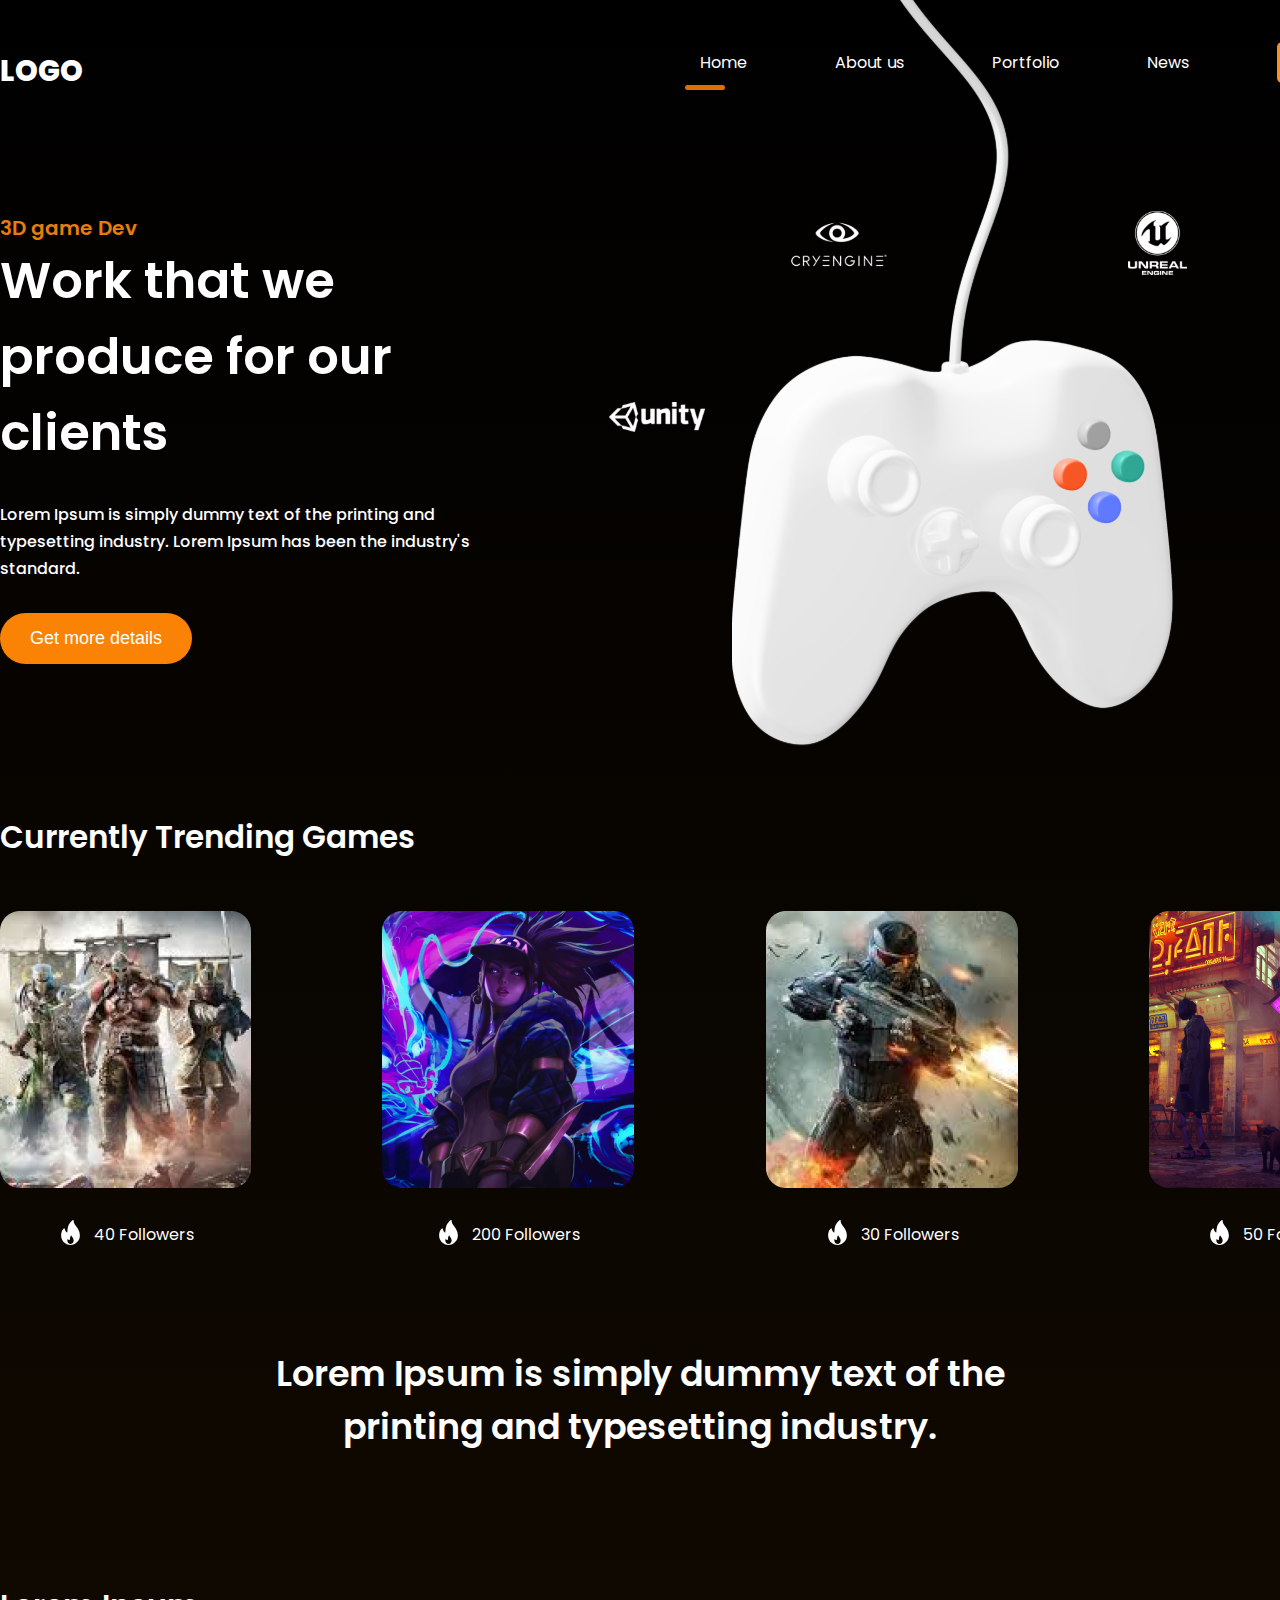
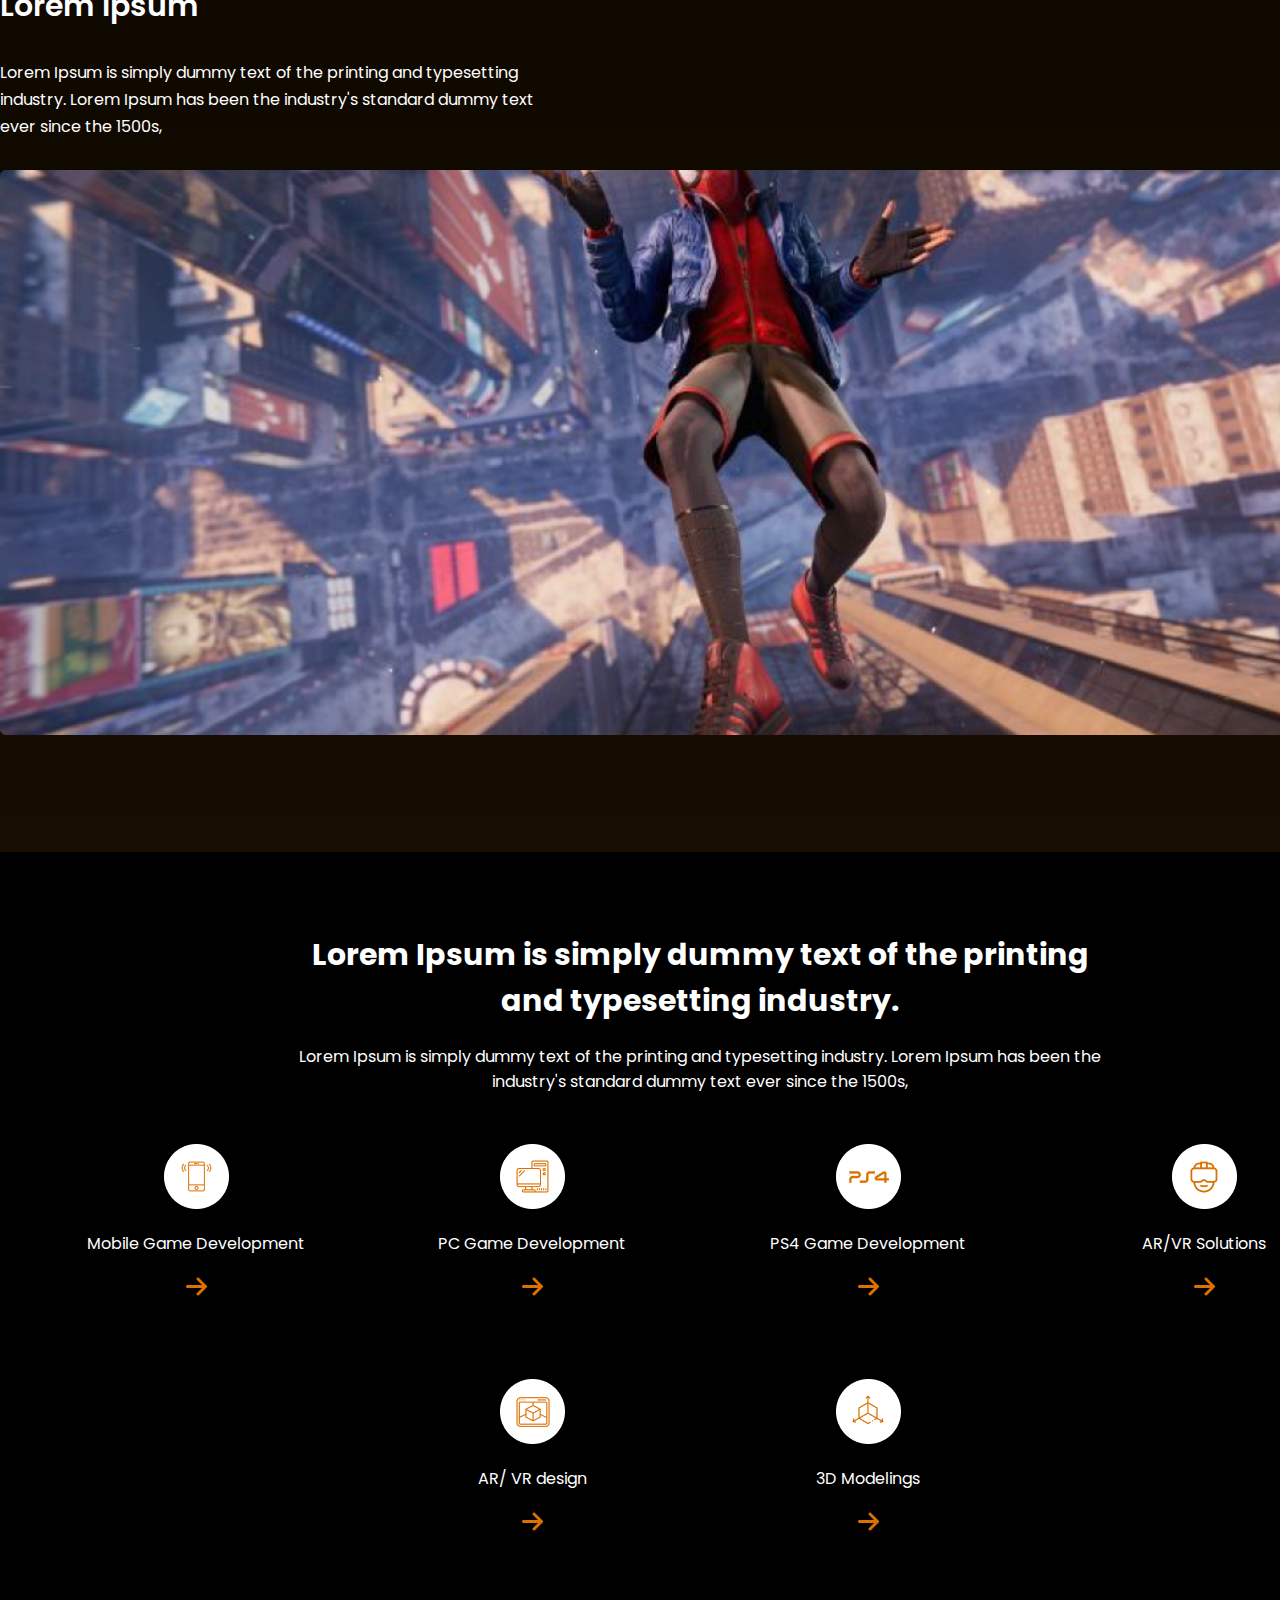
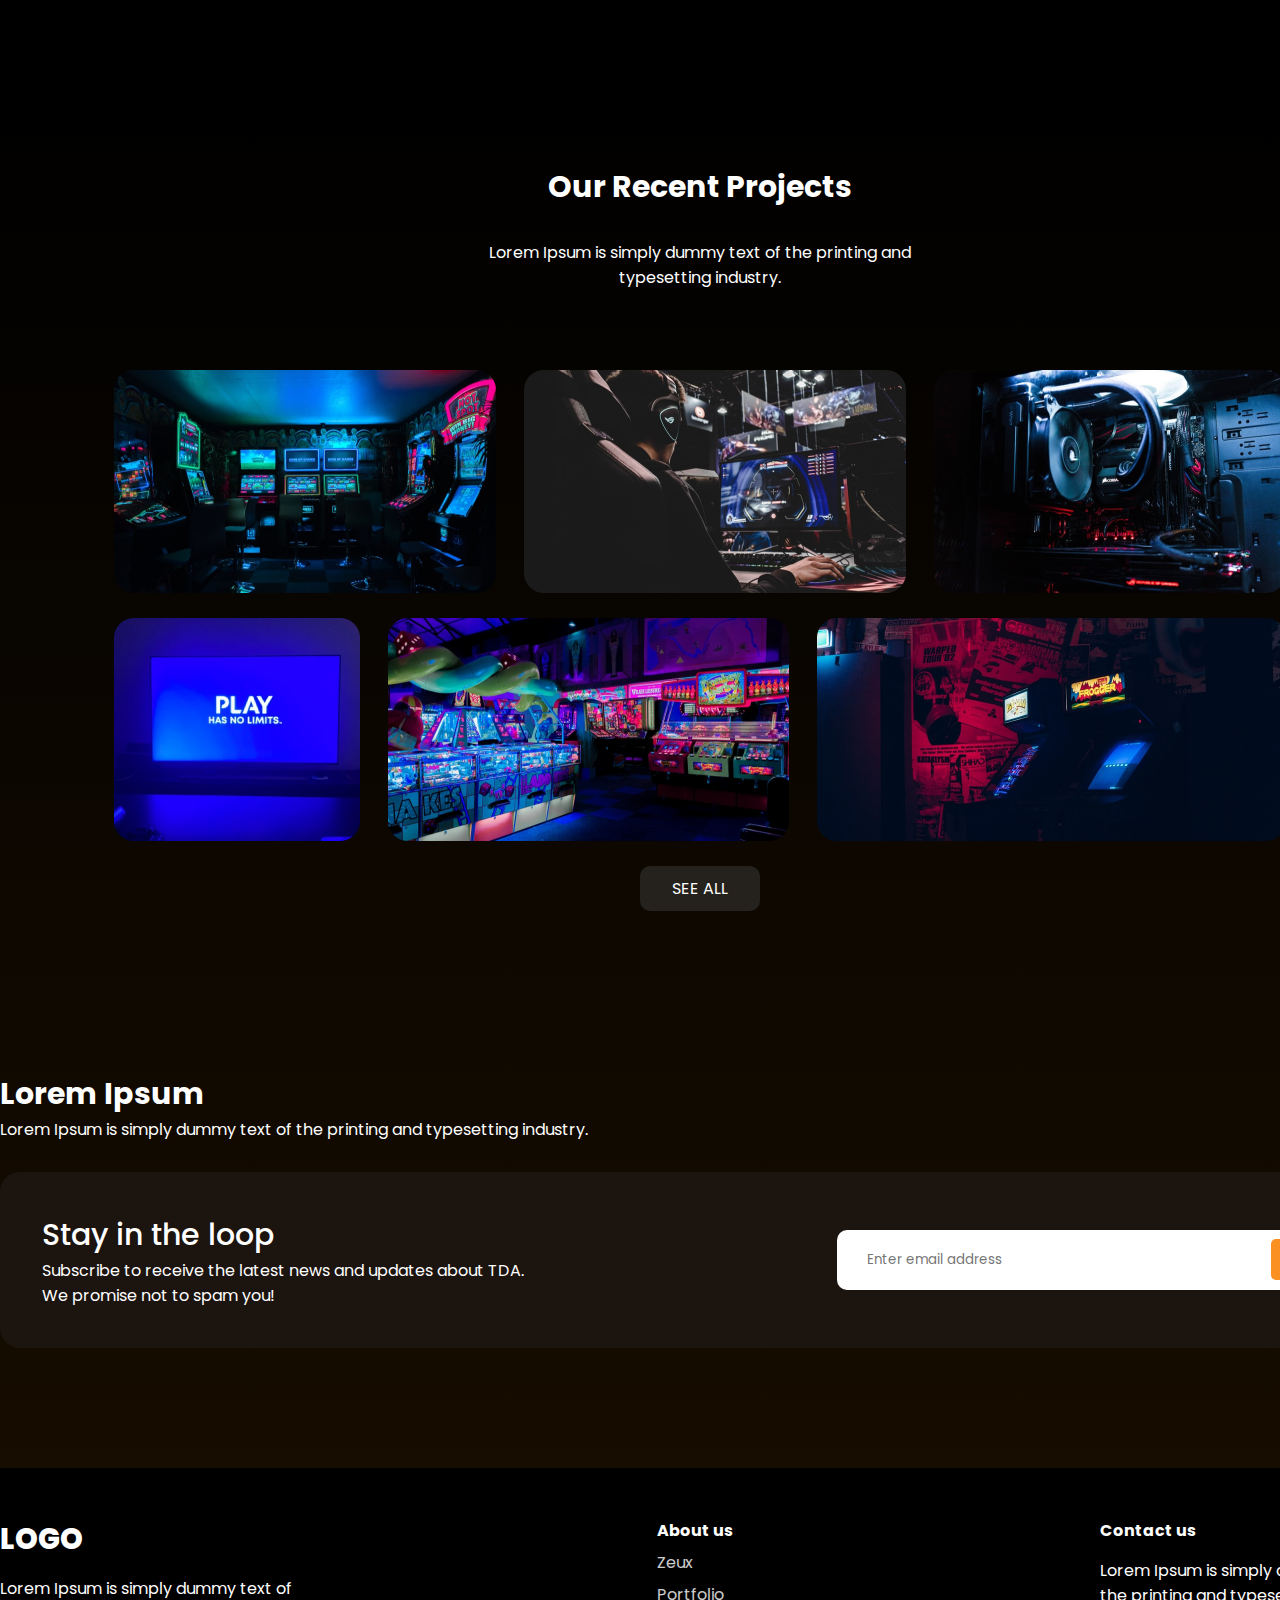
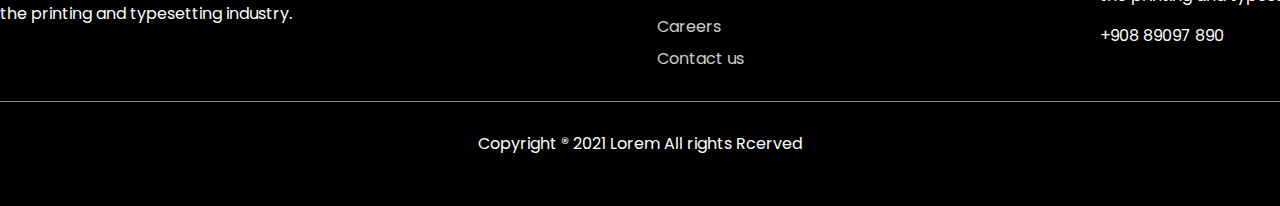
<file: www1st_site/index.html>
<!DOCTYPE html>
<html lang="en">

<head>
    <meta charset="UTF-8">
    <meta name="viewport" content="width=device-width, initial-scale=1.0">
    <title>Game Website</title>
    <link rel="stylesheet" href="css/main.css">
</head>

<body>
    <div class="wrapper">
        <header class="container">
            <span class="logo">logo</span>
            <nav>
                <ul>
                    <li class="active"><a href="/www1st_site/index.html">Home</a></li>
                    <li><a href="/www1st_site/about.html">About us</a></li>
                    <li><a href="#">Portfolio</a></li>
                    <li><a href="#">News</a></li>
                    <li class="btn"><a href="/www1st_site/contacts.html">Contact us</a></li>
                </ul>
            </nav>
        </header>
        <div class="hero container">
            <div class="hero--info">
                <h2>3D game Dev</h2>
                <h1>Work that we produce for our clients</h1>
                <p>Lorem Ipsum is simply dummy text of the printing and typesetting industry. Lorem Ipsum has been the
                    industry's standard.</p>
                <button class="btn">Get more details</button>
            </div>
            <img src="img/joystick.svg" alt="">
        </div>
        <div class="container trending">
            <a href="#" class="see-all">SEE ALL</a>
            <h3>Currently Trending Games</h3>
            <div class="games">
                <div class="block">
                    <img src="img/game1.png" alt="">
                    <span><img src="img/fire.svg" alt=""> 40 Followers</span>
                </div>
                <div class="block">
                    <img src="img/game2.png" alt="">
                    <span><img src="img/fire.svg" alt=""> 200 Followers</span>
                </div>
                <div class="block">
                    <img src="img/game3.png" alt="">
                    <span><img src="img/fire.svg" alt=""> 30 Followers</span>
                </div>
                <div class="block">
                    <img src="img/game4.png" alt="">
                    <span><img src="img/fire.svg" alt=""> 50 Followers</span>
                </div>
            </div>
        </div>
        <div class="container big-text">
            <p>Lorem Ipsum is simply dummy text of the printing and typesetting industry.</p>
        </div>
        <div class="container banner">
            <h3>Lorem Ipsum</h3>
            <p>Lorem Ipsum is simply dummy text of the printing and typesetting industry. Lorem Ipsum has been the
                industry's standard dummy text ever since the 1500s,</p>
            <img src="img/banner.png" alt="">
        </div>
    </div>
    <div class="features">
        <div class="container">
            <h3>Lorem Ipsum is simply dummy text of the printing and typesetting industry.</h3>
            <p>Lorem Ipsum is simply dummy text of the printing and typesetting industry. Lorem Ipsum has been the
                industry's standard dummy text ever since the 1500s,</p>
            <div class="info">
                <div class="block">
                    <img src="img/feature1.png" alt="">
                    <p>Mobile Game Development</p>
                    <img src="img/arrow.png" alt="">
                </div>
                <div class="block">
                    <img src="img/feature2.png" alt="">
                    <p>PC Game Development</p>
                    <img src="img/arrow.png" alt="">
                </div>
                <div class="block">
                    <img src="img/feature3.png" alt="">
                    <p>PS4 Game Development</p>
                    <img src="img/arrow.png" alt="">
                </div>
                <div class="block">
                    <img src="img/feature4.png" alt="">
                    <p>AR/VR Solutions</p>
                    <img src="img/arrow.png" alt="">
                </div>
                <div class="block">
                    <img src="img/feature5.png" alt="">
                    <p>AR/ VR design</p>
                    <img src="img/arrow.png" alt="">
                </div>
                <div class="block">
                    <img src="img/feature6.png" alt="">
                    <p>3D Modelings</p>
                    <img src="img/arrow.png" alt="">
                </div>
            </div>
        </div>
    </div>
    <div class="wrapper">
        <div class="container projects">
            <h3>Our Recent Projects</h3>
            <p>Lorem Ipsum is simply dummy text of the printing and typesetting industry. </p>
            <div class="images">
                <img src="img/project1.png" alt="">
                <img src="img/project2.png" alt="">
                <img src="img/project3.png" alt="">
            </div>
            <div class="images">
                <img src="img/project4.png" alt="">
                <img src="img/project5.png" alt="">
                <img src="img/project6.png" alt="">
            </div>
            <a href="" class="see-all">SEE ALL </a>
        </div>
        <div class="container email">
            <h3>Lorem Ipsum</h3>
            <p>Lorem Ipsum is simply dummy text of the printing and typesetting industry.</p>
            <div class="block">
                <div>
                    <h4>Stay in the loop</h4>
                    <p>Subscribe to receive the latest news and updates about TDA.
                        We promise not to spam you!</p>
                </div>
                <div>
                    <input type="email" id="emailField" placeholder="Enter email address">
                    <button onclick="checkEmail()">Continue</button>
                </div>
            </div>
        </div>
    </div>
    <footer>
        <div class="blocks container">
            <div>
                <span class="logo">logo</span>
                <p>Lorem Ipsum is simply dummy text of the printing and typesetting industry.</p>
            </div>
            <div>
                <h4>About us</h4>
                <ul>
                    <li>Zeux</li>
                    <li>Portfolio</li>
                    <li>Careers</li>
                    <li>Contact us</li>
                </ul>
            </div>
            <div>
                <h4>Contact us</h4>
                <p>Lorem Ipsum is simply dummy text of the printing and typesetting industry.</p>
                <p>+908 89097 890</p>
            </div>
        </div>
        <hr>
        <p>Copyright ® 2021 Lorem All rights Rcerved</p>
    </footer>
    <script>
        function checkEmail() {
            var email = document.querySelector('#emailField').value;
            var re = /\S+@\S+\.\S+/;
            if (!re.test(email)) alert('Please enter a valid email address'); else alert('Подходящий адрес');
        }
    </script>
</body>

</html>
</file>
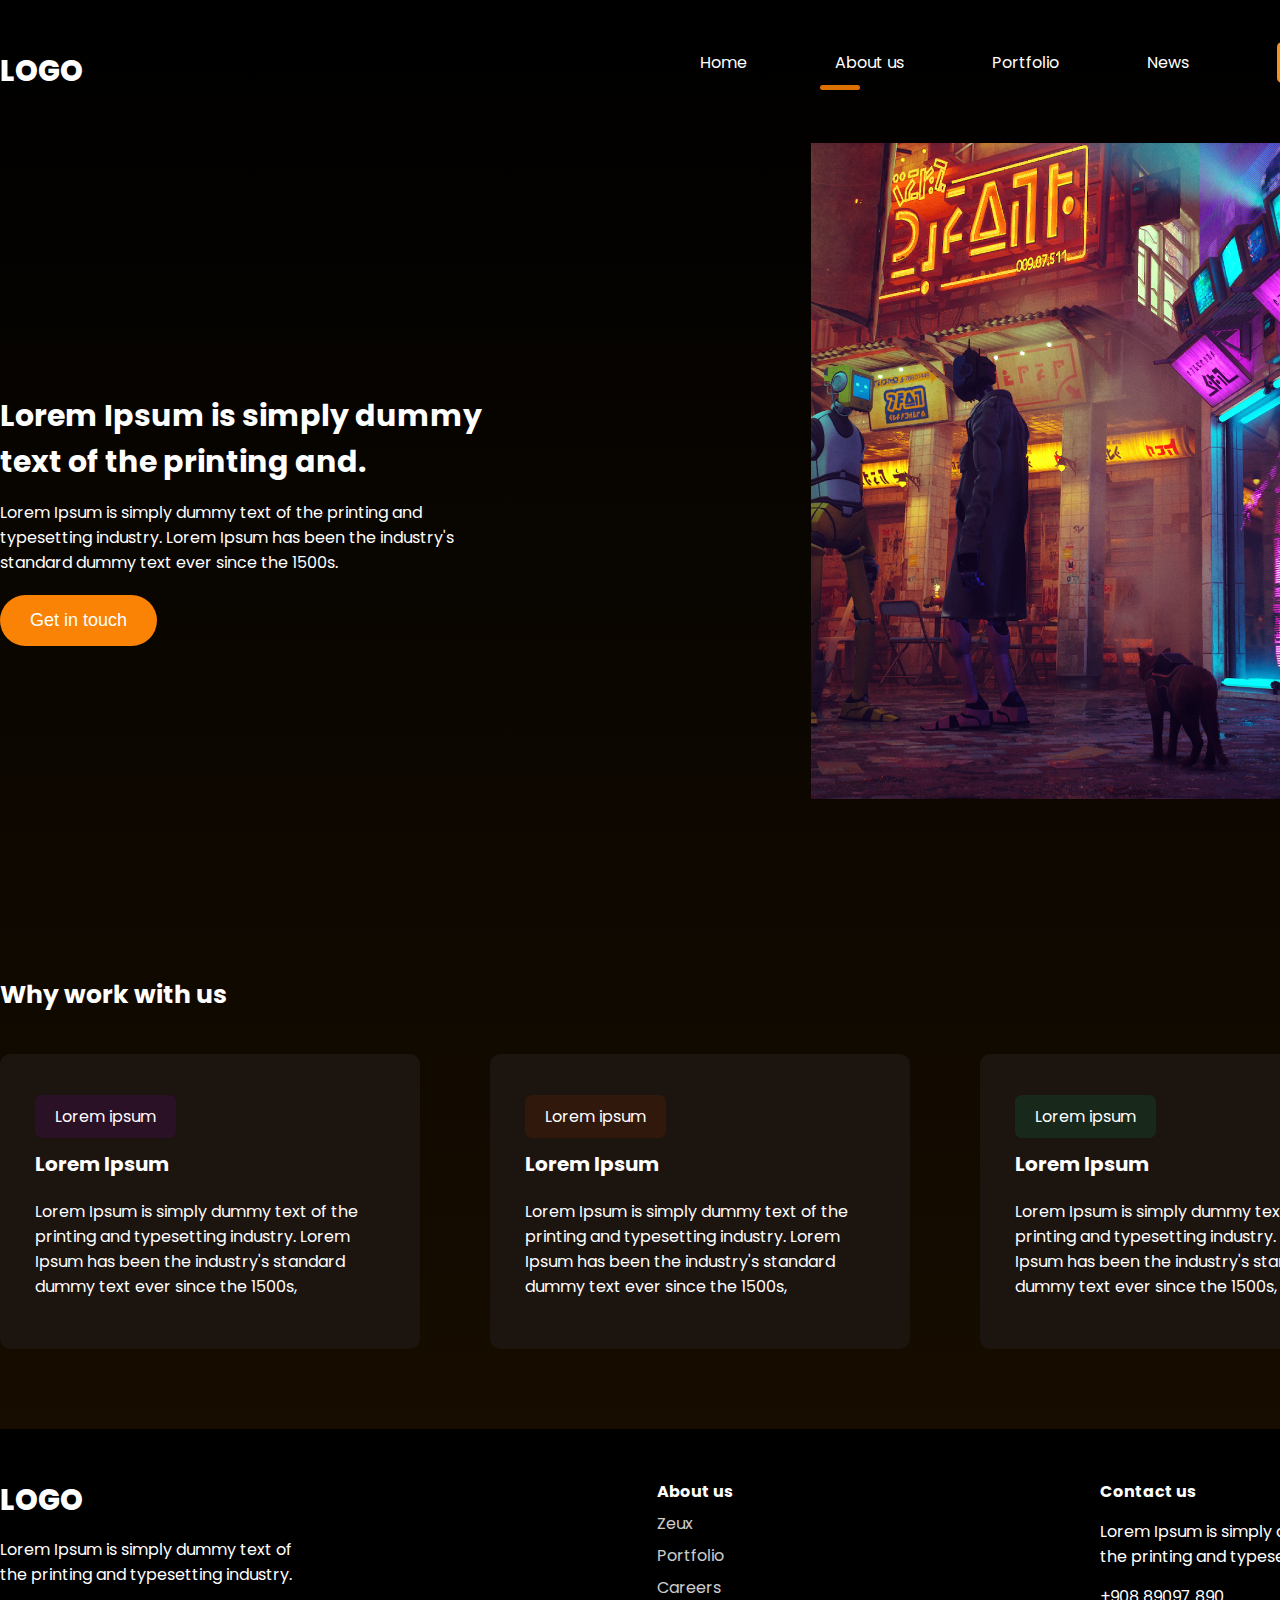
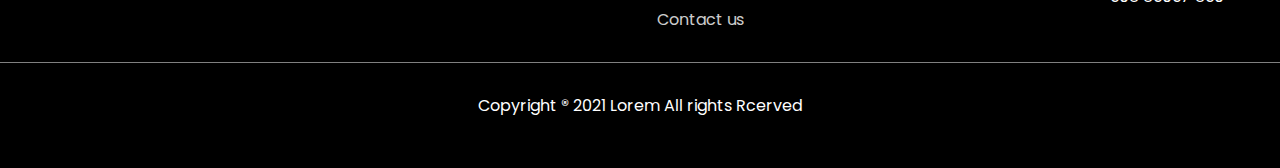
<file: www1st_site/about.html>
<!DOCTYPE html>
<html lang="en">

<head>
    <meta charset="UTF-8">
    <meta name="viewport" content="width=device-width, initial-scale=1.0">
    <title>Game Website</title>
    <link rel="stylesheet" href="css/main.css">
</head>

<body>
    <div class="wrapper">
        <header class="container">
            <span class="logo">logo</span>
            <nav>
                <ul>
                    <li><a href="/www1st_site/index.html">Home</a></li>
                    <li class="active"><a href="/www1st_site/about.html">About us</a></li>
                    <li><a href="#">Portfolio</a></li>
                    <li><a href="#">News</a></li>
                    <li class="btn"><a href="/www1st_site/contacts.html">Contact us</a></li>
                </ul>
            </nav>
        </header>
        <div class="hero-about container">
            <div class="info">
                <h1>Lorem Ipsum is simply dummy text of the printing and.</h1>
                <p>Lorem Ipsum is simply dummy text of the printing and typesetting industry. Lorem Ipsum has been the
                    industry's standard dummy text ever since the 1500s.</p>
                <button class="btn">Get in touch</button>
            </div>
            <img src="img/about banner.png" alt="">
        </div>
        <div class="container work">
            <h2>Why work with us</h2>
            <div class="blocks">
                <div class="block">
                    <span class="badge purple">Lorem ipsum</span>
                    <h3>Lorem Ipsum</h3>
                    <p>Lorem Ipsum is simply dummy text of the printing and typesetting industry. Lorem Ipsum has been
                        the industry's standard dummy text ever since the 1500s,</p>
                </div>
                <div class="block">
                    <span class="badge brown">Lorem ipsum</span>
                    <h3>Lorem Ipsum</h3>
                    <p>Lorem Ipsum is simply dummy text of the printing and typesetting industry. Lorem Ipsum has been
                        the industry's standard dummy text ever since the 1500s,</p>
                </div>
                <div class="block">
                    <span class="badge green">Lorem ipsum</span>
                    <h3>Lorem Ipsum</h3>
                    <p>Lorem Ipsum is simply dummy text of the printing and typesetting industry. Lorem Ipsum has been
                        the industry's standard dummy text ever since the 1500s,</p>
                </div>
            </div>
        </div>
    </div>
    <footer>
        <div class="blocks container">
            <div>
                <span class="logo">logo</span>
                <p>Lorem Ipsum is simply dummy text of the printing and typesetting industry.</p>
            </div>
            <div>
                <h4>About us</h4>
                <ul>
                    <li>Zeux</li>
                    <li>Portfolio</li>
                    <li>Careers</li>
                    <li>Contact us</li>
                </ul>
            </div>
            <div>
                <h4>Contact us</h4>
                <p>Lorem Ipsum is simply dummy text of the printing and typesetting industry.</p>
                <p>+908 89097 890</p>
            </div>
        </div>
        <hr>
        <p>Copyright ® 2021 Lorem All rights Rcerved</p>
    </footer>
</body>

</html>
</file>
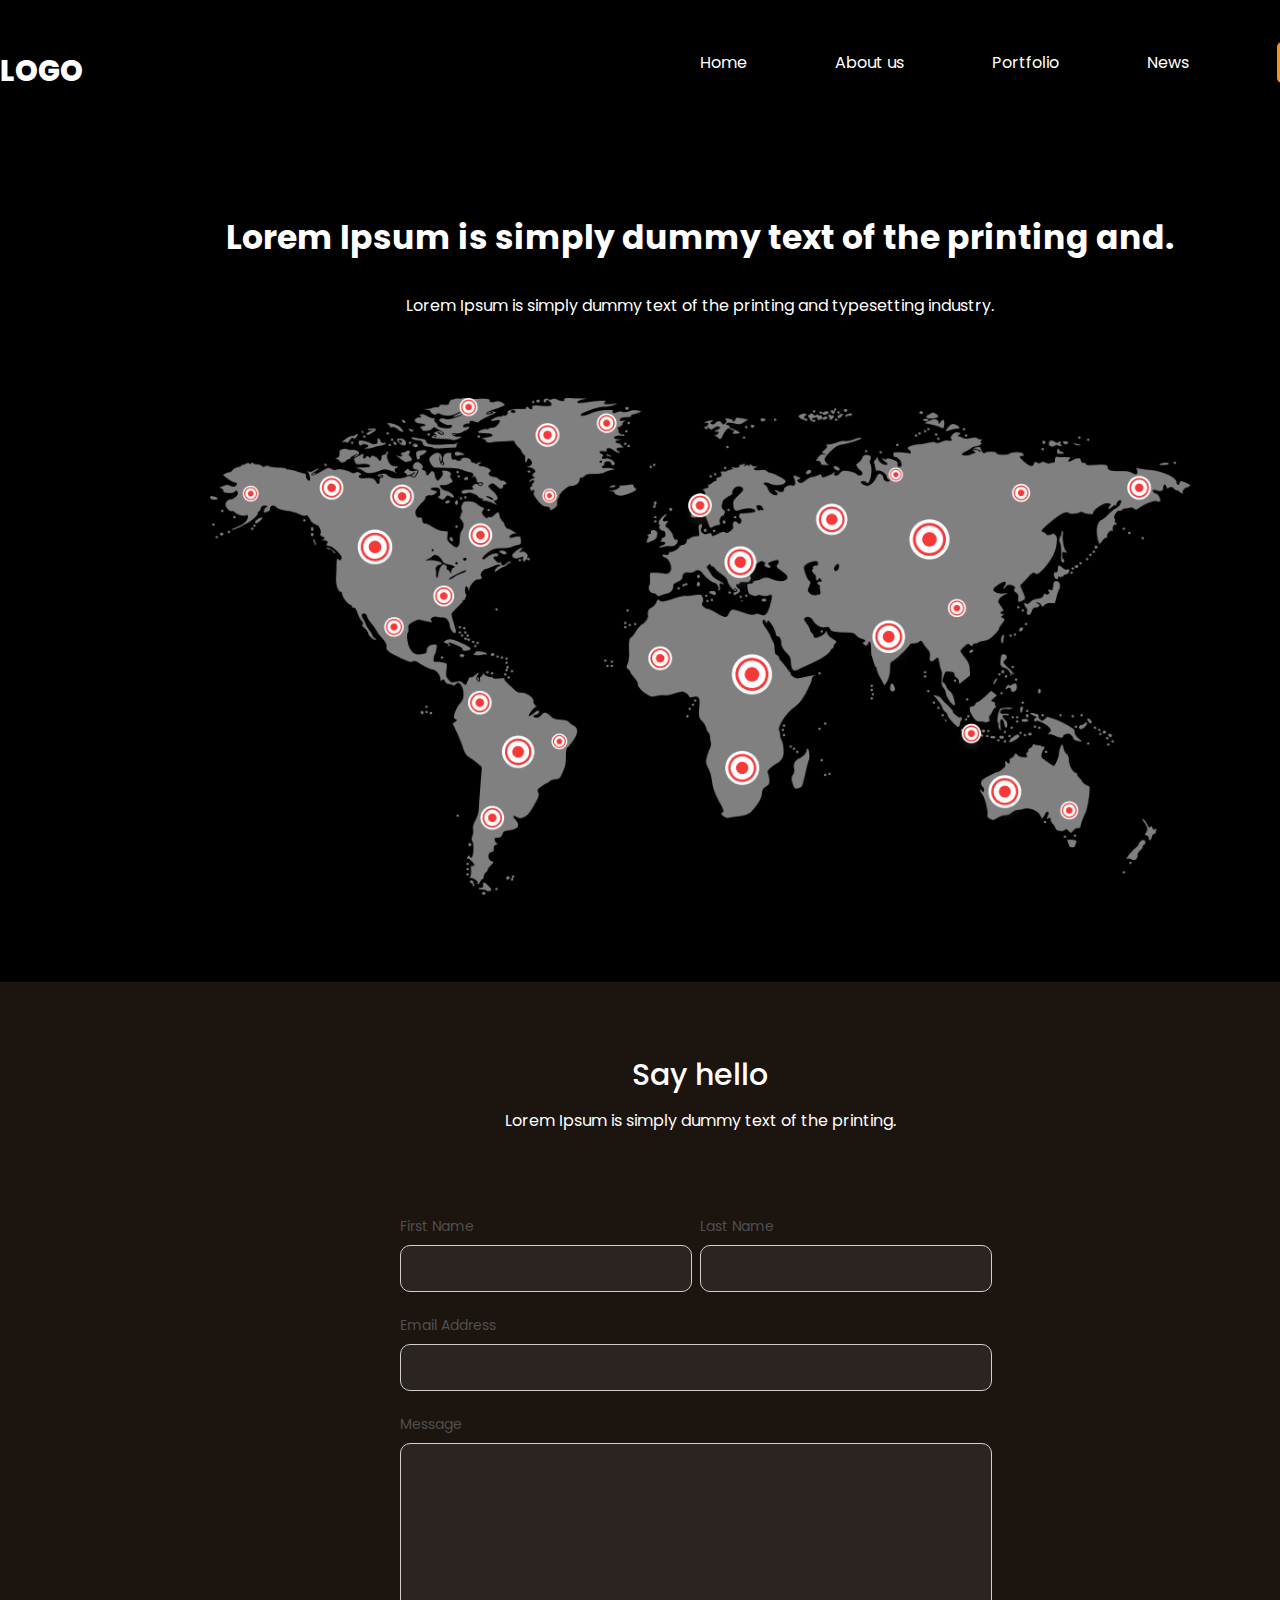
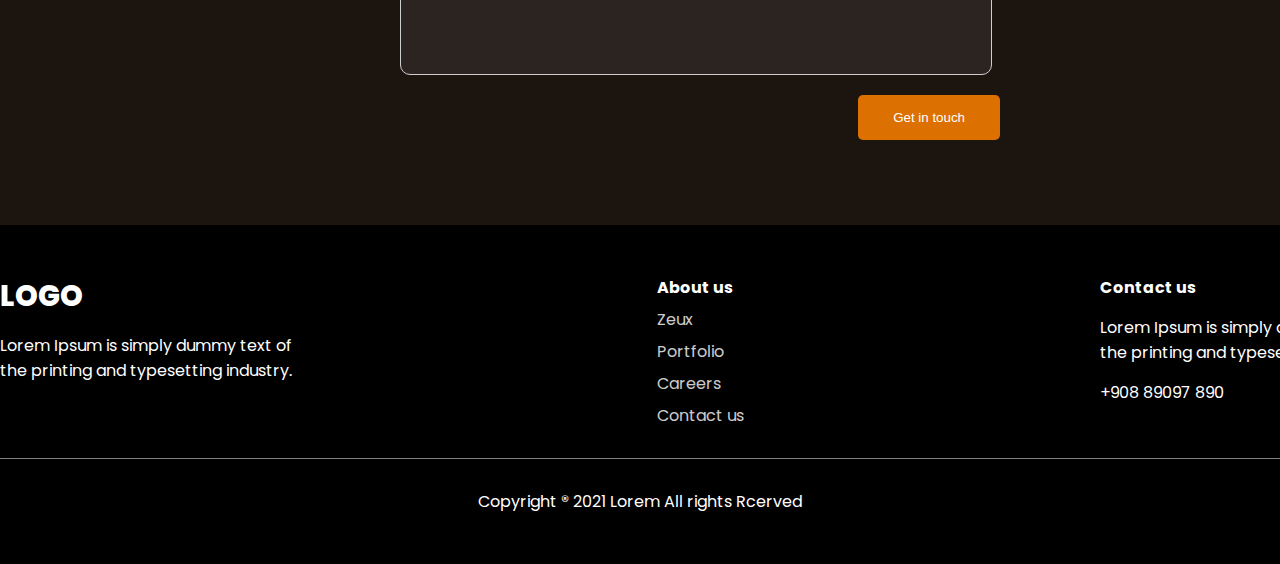
<file: www1st_site/contacts.html>
<!DOCTYPE html>
<html lang="en">

<head>
    <meta charset="UTF-8">
    <meta name="viewport" content="width=device-width, initial-scale=1.0">
    <title>Game Website</title>
    <link rel="stylesheet" href="css/main.css">
</head>

<body>

    <header class="container">
        <span class="logo">logo</span>
        <nav>
            <ul>
                <li><a href="/www1st_site/index.html">Home</a></li>
                <li><a href="/www1st_site/about.html">About us</a></li>
                <li><a href="#">Portfolio</a></li>
                <li><a href="#">News</a></li>
                <li class="btn"><a href="/www1st_site/contacts.html">Contact us</a></li>
            </ul>
        </nav>
    </header>
    <div class="container hero-contacts">
        <h1>Lorem Ipsum is simply dummy text of the printing and.</h1>
        <p>Lorem Ipsum is simply dummy text of the printing and typesetting industry. </p>
        <img src="img/earth.png" alt="">
    </div>
    <div class="feedback">
        <div class="container">
            <h2>Say hello</h2>
            <p>Lorem Ipsum is simply dummy text of the printing.</p>
            <form>
                <div class="inline">
                    <div>
                        <label>First Name</label>
                        <input type="text">
                    </div>
                    <div>
                        <label>Last Name</label>
                        <input type="text">
                    </div>
                </div>
                <label>Email Address</label>
                <input type="email" class="one-line">
                <label>Message</label>
                <textarea class="one-line"></textarea>
                <button type="button">Get in touch</button>
            </form>
        </div>
    </div>
    <footer>
        <div class="blocks container">
            <div>
                <span class="logo">logo</span>
                <p>Lorem Ipsum is simply dummy text of the printing and typesetting industry.</p>
            </div>
            <div>
                <h4>About us</h4>
                <ul>
                    <li>Zeux</li>
                    <li>Portfolio</li>
                    <li>Careers</li>
                    <li>Contact us</li>
                </ul>
            </div>
            <div>
                <h4>Contact us</h4>
                <p>Lorem Ipsum is simply dummy text of the printing and typesetting industry.</p>
                <p>+908 89097 890</p>
            </div>
        </div>
        <hr>
        <p>Copyright ® 2021 Lorem All rights Rcerved</p>
    </footer>
</body>

</html>
</file>
<file: www1st_site/css/main.css>
@import url('https://fonts.googleapis.com/css2?family=Poppins:ital,wght@0,100;0,200;0,300;0,400;0,500;0,600;0,700;0,800;0,900;1,100;1,200;1,300;1,400;1,500;1,600;1,700;1,800;1,900&display=swap');

* {
    margin: 0;
    padding: 0;
}

body {
    font-family: "Poppins", sans-serif;
    font-weight: 400;
    color: white;
    font-size: 16px;
    background: black;
}

a {
    text-decoration: none;
}

img {
    max-width: 100%;
}

.wrapper {
    background: linear-gradient(180deg, rgba(0, 0, 0, 1) 0%, #170D00 100%);
    width: 100%;
    overflow-x: hidden;
}

.container {
    width: 1400px;
    margin: 0 auto;
}

header {
    padding: 50px 0;
}

header .logo,
footer .blocks .logo {
    text-transform: uppercase;
    font-size: 29px;
    font-weight: 800;
}

header nav {
    float: right;
    width: 50%;
}

header nav ul {
    list-style: none;
    display: flex;
    justify-content: space-between;
    z-index: 2;
    position: relative;
}

header nav ul li {
    display: inline-block;
}

header nav ul li a {
    color: white;
}

header nav ul li.active::after {
    content: '';
    display: block;
    width: 40px;
    height: 5px;
    background: #DC7000;
    border-radius: 10px;
    position: relative;
    top: 10px;
    left: -15px;
}

header nav ul li:not(.active):not(.btn) a:hover {
    border-bottom: 5px solid #DC7000;
}

header nav ul li.btn a,
.email .block button {
    background: #FA9021;
    padding: 9px 18px;
    border-radius: 5px;
    transition: all 500ms ease;
}

header nav ul li.btn a:hover,
.email .block button:hover {
    background: #a74e2b;
}

.hero {
    padding-bottom: 100px;
    position: relative;
    z-index: 1;
}

.hero--info {
    width: 530px;
    padding-top: 70px;
}

.hero--info h2 {
    color: #E87D0E;
    font-size: 20px;
    font-weight: 600;
}

.hero--info h1 {
    font-size: 50px;
    font-weight: 600;
}

.hero--info p {
    font-weight: 500;
    line-height: 170%;
    margin: 30px 0;
}

.hero--info .btn,
.hero-about .info .btn {
    background: #FA8305;
    color: white;
    border-radius: 50px;
    padding: 15px 30px;
    border: 0;
    font-size: 18px;
    transition: all 500ms ease;
}

.hero--info .btn:hover,
.hero-about .info .btn:hover {
    cursor: pointer;
    transform: scale(1.1);
}

.hero img {
    position: absolute;
    top: -150px;
    right: 0;
}

/* начало секция с играми */
.trending {
    padding-top: 50px;
}

.trending h3 {
    font-weight: 600;
    font-size: 31px;
}

.trending .see-all,
.projects .see-all {
    color: white;
    background: #25211d;
    padding: 10px 30px;
    border-radius: 10px;
    float: right;
    display: block;
    transition: all 500ms ease;
}

.trending .see-all:hover,
.projects .see-all:hover {
    transform: scale(1.1);
}

.trending .games {
    display: flex;
    justify-content: space-between;
    width: 100%;
    padding: 50px 0;
}

.trending .games span {
    display: block;
    text-align: center;
    margin-top: 20px;
}

.trending .games span img {
    position: relative;
    top: 5px;
    margin-right: 7px;
}

/* конец секция с играми */

.big-text {
    padding: 50px 0;
    font-size: 35px;
    font-weight: 600;
    text-align: center;
    width: 800px;
}

.banner {
    padding: 80px 0;
}

.banner h3 {
    font-size: 30px;
    font-weight: 600;
    margin-bottom: 30px;
}

.banner p {
    line-height: 170%;
    margin-bottom: 30px;
    width: 550px;
}

.banner img {
    width: 100%;
    margin-bottom: 30px;
}

/*начало секция с изображением*/
.features {
    background: url('/www1st_site/img/BG.png') no-repeat center center fixed;
    background-size: cover;
    padding: 80px 0;
}

.features h3,
.features p {
    margin-bottom: 20px;
    text-align: center;
    max-width: 830px;
    margin-left: auto;
    margin-right: auto;
}

.features h3 {
    font-size: 30px;
}

.features .info {
    display: flex;
    justify-content: center;
    flex-wrap: wrap;
}

.features .info .block {
    text-align: center;
    width: 20%;
    margin: 30px 2%;
}

.features .info .block img {
    margin-bottom: 15px;
}

.projects {
    padding: 100px 0;
}

.projects h3 {
    font-size: 30px;
    text-align: center;
}

.projects p {
    margin: 30px auto 80px auto;
    text-align: center;
    max-width: 500px;
}

.projects .images {
    display: flex;
    justify-content: space-around;
    margin-bottom: 25px;
    padding-left: 100px;
    padding-right: 100px;
}

.projects .see-all {
    float: none;
    width: 60px;
    text-align: center;
    margin: 0 auto;
}

/* начало нижняя часть */
.email {
    padding-bottom: 120px;
}

.email h3 {
    margin-top: 60px;
    font-size: 30px;
}

.email .block {
    background: #1C140F;
    margin-top: 30px;
    border-radius: 20px;
    padding: 40px 3%;
    width: 94%;
    display: flex;
    justify-content: space-between;
    align-items: center;
}

.email .block h4 {
    font-size: 30px;
    font-weight: 500;
}

.email .block p {
    width: 500px;
}

.email .block input {
    background: white;
    outline: none;
    border: 0;
    border-radius: 10px;
    width: 380px;
    font-family: "Poppins", sans-serif;
    font-weight: 400;
    padding: 20px 30px;
    position: relative;
    right: -100px;
    z-index: 1;
    padding-right: 120px;
}

.email .block inputp::placeholder {
    color: #898989;
}

.email .block button {
    cursor: pointer;
    border: none;
    padding: 13px 17px;
    color: white;
    position: relative;
    z-index: 2;
}

/* начало страница о нас */
.hero-about {
    position: relative;
}

.hero-about .info {
    width: 500px;
    padding: 250px 0;
}

.hero-about .info h1 {
    margin-bottom: 15px;
    font-size: 30px;
}

.hero-about .info .btn {
    margin-top: 20px;
}

.hero-about img {
    position: absolute;
    right: -150px;
    top: 0;
}

.work {
    padding: 80px 0;
}

.work h2 {
    font-size: 25px;
    margin-bottom: 40px;
}

.work .blocks {
    display: flex;
    justify-content: space-between;
}

.work .blocks .block {
    width: 25%;
    border-radius: 10px;
    padding: 50px 35px;
    background: #1C140F;
}

.work .blocks .block h3 {
    font-size: 20px;
    margin: 20px 0;
}

.work .blocks .block .badge {
    border-radius: 7px;
    padding: 10px 20px;
}

.work .blocks .block .badge.purple {
    background: rgba(176, 0, 220, 0.11);
}

.work .blocks .block .badge.brown {
    background: rgba(220, 66, 0, 0.11);
}

.work .blocks .block .badge.green {
    background: rgba(0, 220, 141, 0.11);
}

/* начало страница контакты */
.hero-contacts h1 {
    text-align: center;
    margin-top: 70px;
    margin-bottom: 30px;
    font-size: 33px;
}

.hero-contacts p {
    text-align: center;
}

.hero-contacts img {
    width: 70%;
    margin: 80px 15%;
}

.feedback {
    padding: 70px 0;
    background: #1C140F
}

.feedback h2 {
    font-size: 30px;
    text-align: center;
    font-weight: 500;
}

.feedback p {
    text-align: center;
    margin-top: 10px;
}

.feedback form {
    margin: 80px auto;
    width: 600px;
}

.feedback form .inline {
    display: flex;
    justify-content: space-between;
}

.feedback form .inline>div {
    width: 50%;
}

.feedback form label {
    color: #4f4f4f;
    font-size: 14px;
}

.feedback form input,
.feedback form textarea {
    background: #2C2420;
    border-radius: 10px;
    border: 0.6px solid #CECECE;
    display: block;
    width: 90%;
    padding: 15px 10px;
    outline: none;
    color: white;
    margin-top: 7px;
    margin-bottom: 20px;
}

.feedback form .one-line {
    width: 95%;
}

.feedback form textarea {
    resize: none;
    height: 200px;
}

.feedback form button {
    background: #DC7000;
    border-radius: 5px;
    border: 0;
    float: right;
    cursor: pointer;
    color: white;
    padding: 15px 35px;
    transition: all 500ms ease;
}

.feedback form button:hover {
    background: rgb(179, 37, 37);
}

/* начало футер */
footer {
    background: black;
    padding: 50px 0;
    height: auto;
}

footer .blocks {
    display: flex;
    justify-content: space-between;
}

footer .blocks p {
    width: 300px;
    margin: 15px 0;
}

footer.blocks h4 {
    font-weight: 500;
    font-size: 17px;
}

footer .blocks ul {
    list-style: none;
}

footer .blocks ul li {
    margin-top: 7px;
    opacity: 0.8;
}

footer hr {
    margin: 30px 0;
    border: 0;
    height: 0.6px;
    background: grey;
}

footer>p {
    text-align: center;
}
</file>
